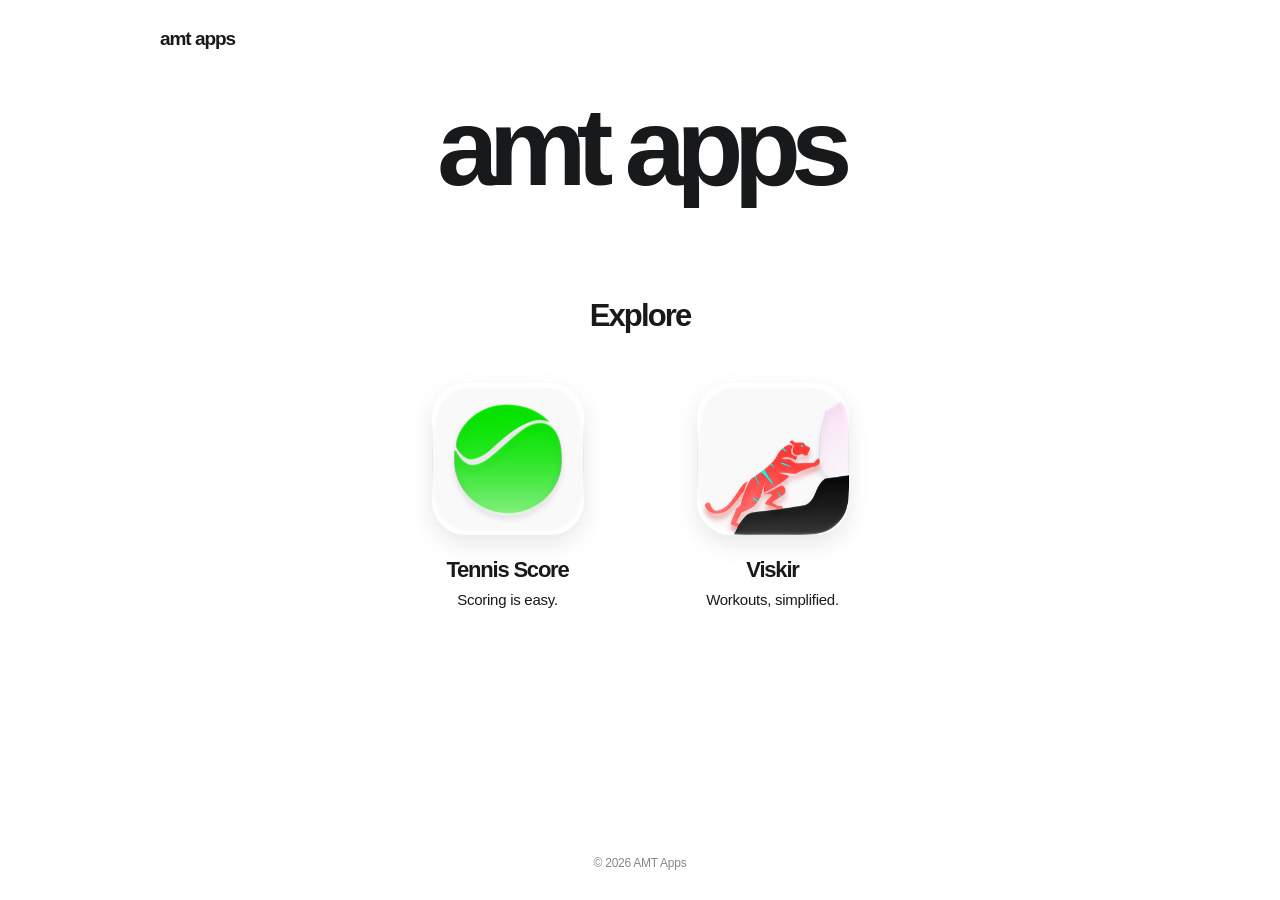
<file: index.html>
<!doctype html>
<html lang="en">
<head>
  <meta charset="utf-8">
  <meta name="viewport" content="width=device-width, initial-scale=1">
  <meta name="theme-color" content="#ffffff">
  <meta name="description" content="Explore apps from AMT Apps.">
  <title>AMT Apps</title>
  <link rel="stylesheet" href="styles.css">
<link rel="icon" type="image/svg+xml" href="favicon.svg"><link rel="icon" type="image/png" sizes="64x64" href="favicon.png"><link rel="apple-touch-icon" href="apple-touch-icon.png"></head>
<body>
  <div class="site">
    <header class="site-header wrap">
      <a class="wordmark" href="index.html" aria-label="AMT Apps home">amt apps</a>
    </header>
    <main class="home-main wrap">
      <section class="home-hero" aria-labelledby="home-title">
        <h1 id="home-title">amt apps</h1>
      </section>
      <section class="explore" aria-labelledby="explore-title">
        <h2 id="explore-title">Explore</h2>
        <div class="app-grid">
          <article class="app-item">
            <a class="app-icon-link" href="tennis-score/index.html" aria-label="Explore Tennis Score">
              <img class="app-icon" src="assets/tennis-score.webp" width="152" height="152" alt="Tennis Score app icon">
            </a>
            <h3>Tennis Score</h3>
            <p>Scoring is easy.</p>
          </article>
          <article class="app-item">
            <a class="app-icon-link" href="viskir/index.html" aria-label="Explore Viskir">
              <img class="app-icon" src="assets/viskir.webp" width="152" height="152" alt="Viskir app icon">
            </a>
            <h3>Viskir</h3>
            <p>Workouts, simplified.</p>
          </article>
        </div>
      </section>
    </main>
    <footer class="site-footer wrap">© 2026 AMT Apps</footer>
  </div>
</body>
</html>
</file>
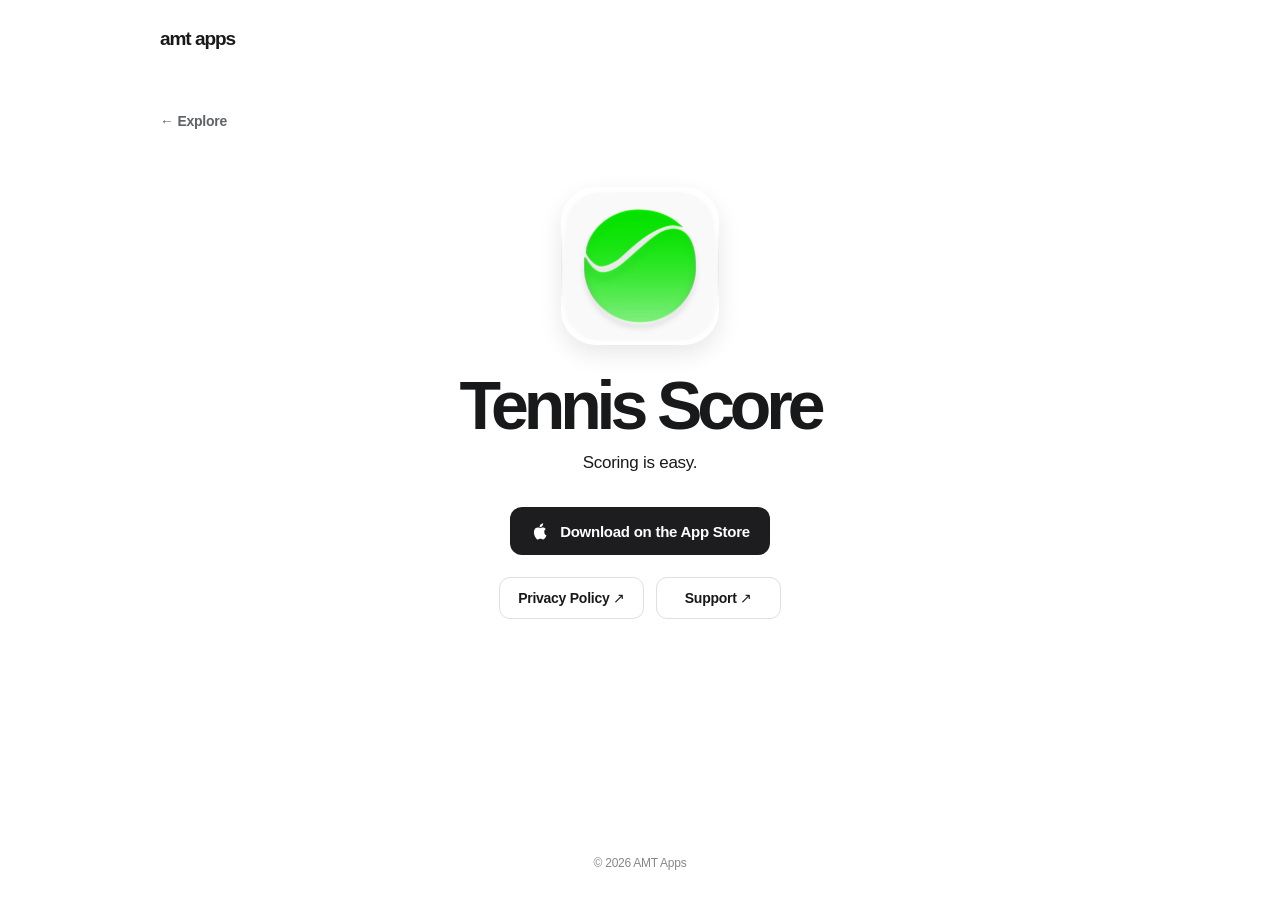
<file: tennis-score/index.html>
<!doctype html>
<html lang="en"><head><meta charset="utf-8"><meta name="viewport" content="width=device-width, initial-scale=1"><meta name="theme-color" content="#ffffff"><meta name="description" content="Scoring is easy."><title>Tennis Score | AMT Apps</title><link rel="stylesheet" href="../styles.css"><link rel="icon" type="image/svg+xml" href="../favicon.svg"><link rel="icon" type="image/png" sizes="64x64" href="../favicon.png"><link rel="apple-touch-icon" href="../apple-touch-icon.png"></head>
<body><div class="site"><header class="site-header wrap"><a href="../index.html" class="wordmark">amt apps</a></header><main class="page-main wrap"><a class="back-link" href="../index.html">← Explore</a><section class="app-hero"><img class="app-icon" src="../assets/tennis-score.webp" width="158" height="158" alt="Tennis Score icon"><div class="app-copy"><h1>Tennis Score</h1><p>Scoring is easy.</p></div></section><div class="page-actions"><a class="store-link" href="https://apps.apple.com/app/id6829330593" target="_blank" rel="noopener noreferrer"><svg viewBox="0 0 24 24" fill="currentColor" aria-hidden="true"><path d="M17.1 12.6c0-2 1.7-3 1.8-3.1-1-1.5-2.6-1.7-3.2-1.7-1.4-.1-2.6.8-3.3.8-.8 0-1.8-.8-3-.8-1.6 0-3.1.9-3.9 2.3-1.7 2.9-.4 7.2 1.2 9.6.8 1.2 1.7 2.6 2.9 2.5 1.2-.1 1.6-.8 3-.8 1.4 0 1.8.8 3 .8 1.3 0 2.1-1.1 2.9-2.3.9-1.3 1.3-2.6 1.3-2.7-.1 0-2.7-1-2.7-4.1zM14.7 5.9c.7-.9 1.2-2.1 1.1-3.3-1.1.1-2.3.8-3.1 1.7-.7.8-1.3 2-1.2 3.1 1.2.1 2.4-.6 3.2-1.5z"/></svg> Download on the App Store</a></div><nav class="page-links after-download" aria-label="Tennis Score information"><a href="privacy/index.html">Privacy Policy ↗</a><a href="support/index.html">Support ↗</a></nav></main><footer class="site-footer wrap">© 2026 AMT Apps</footer></div></body></html>
</file>
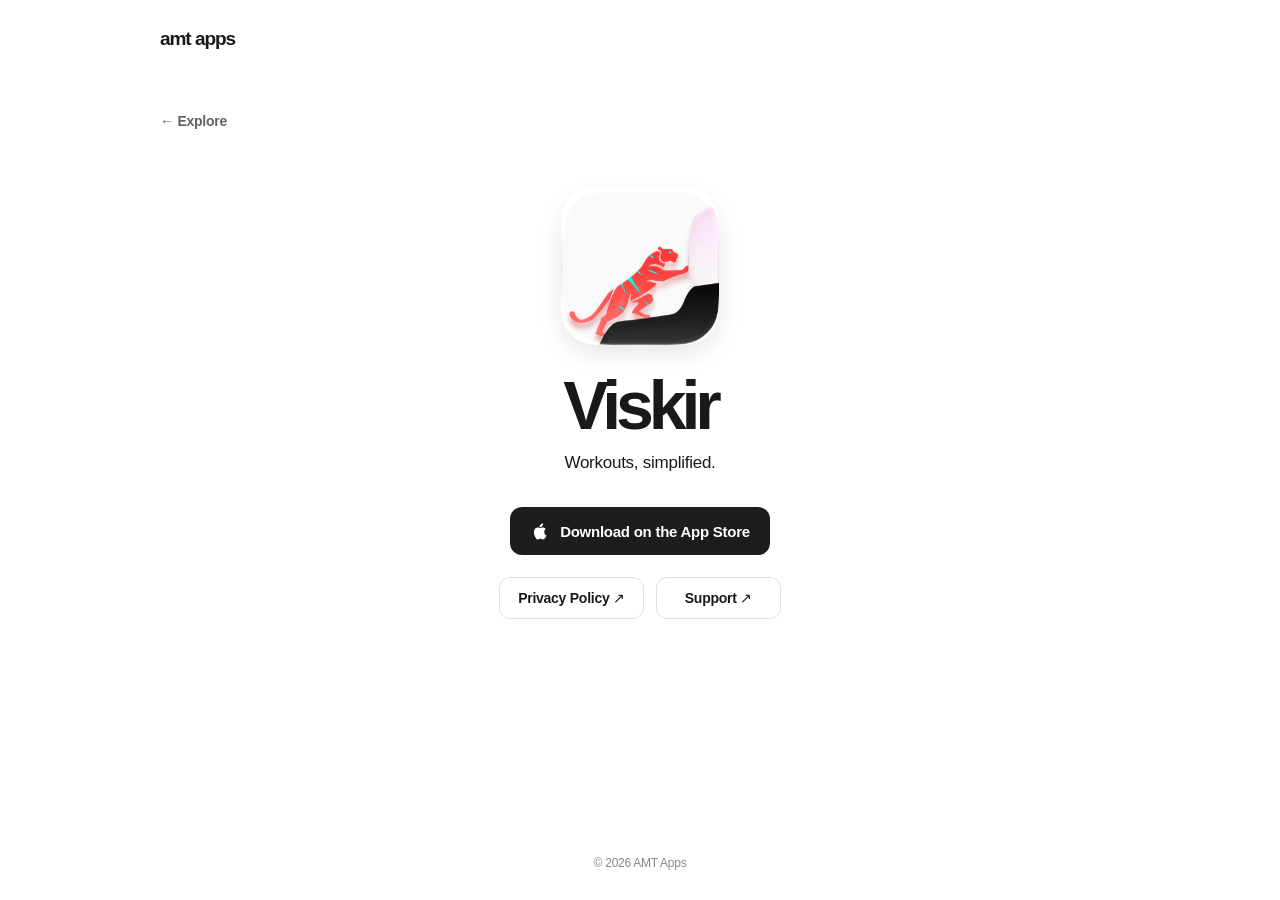
<file: viskir/index.html>
<!doctype html>
<html lang="en"><head><meta charset="utf-8"><meta name="viewport" content="width=device-width, initial-scale=1"><meta name="theme-color" content="#ffffff"><meta name="description" content="Workouts, simplified."><title>Viskir | AMT Apps</title><link rel="stylesheet" href="../styles.css"><link rel="icon" type="image/svg+xml" href="../favicon.svg"><link rel="icon" type="image/png" sizes="64x64" href="../favicon.png"><link rel="apple-touch-icon" href="../apple-touch-icon.png"></head>
<body><div class="site"><header class="site-header wrap"><a href="../index.html" class="wordmark">amt apps</a></header><main class="page-main wrap"><a class="back-link" href="../index.html">← Explore</a><section class="app-hero"><img class="app-icon" src="../assets/viskir.webp" width="158" height="158" alt="Viskir icon"><div class="app-copy"><h1>Viskir</h1><p>Workouts, simplified.</p></div></section><div class="page-actions"><a class="store-link" href="https://apps.apple.com/app/id6819075258" target="_blank" rel="noopener noreferrer"><svg viewBox="0 0 24 24" fill="currentColor" aria-hidden="true"><path d="M17.1 12.6c0-2 1.7-3 1.8-3.1-1-1.5-2.6-1.7-3.2-1.7-1.4-.1-2.6.8-3.3.8-.8 0-1.8-.8-3-.8-1.6 0-3.1.9-3.9 2.3-1.7 2.9-.4 7.2 1.2 9.6.8 1.2 1.7 2.6 2.9 2.5 1.2-.1 1.6-.8 3-.8 1.4 0 1.8.8 3 .8 1.3 0 2.1-1.1 2.9-2.3.9-1.3 1.3-2.6 1.3-2.7-.1 0-2.7-1-2.7-4.1zM14.7 5.9c.7-.9 1.2-2.1 1.1-3.3-1.1.1-2.3.8-3.1 1.7-.7.8-1.3 2-1.2 3.1 1.2.1 2.4-.6 3.2-1.5z"/></svg> Download on the App Store</a></div><nav class="page-links after-download" aria-label="Viskir information"><a href="privacy/index.html">Privacy Policy ↗</a><a href="support/index.html">Support ↗</a></nav></main><footer class="site-footer wrap">© 2026 AMT Apps</footer></div></body></html>
</file>
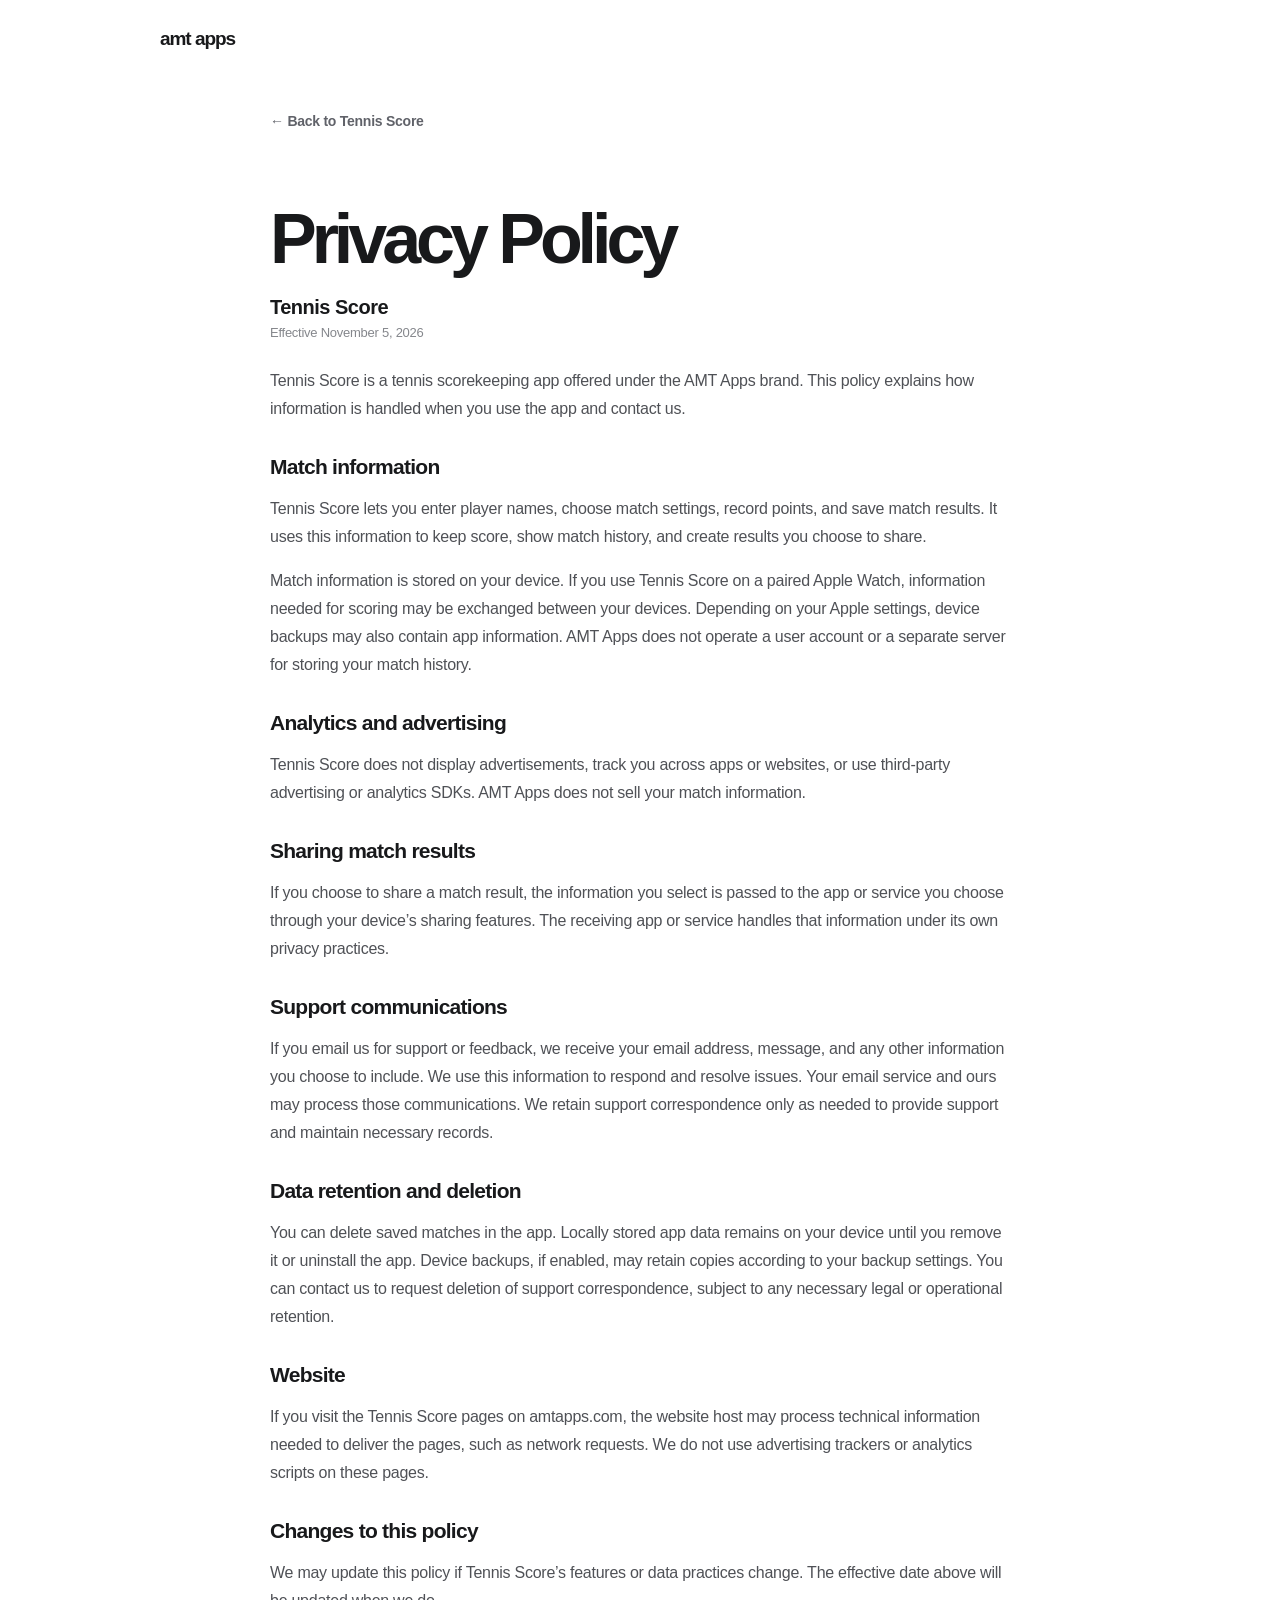
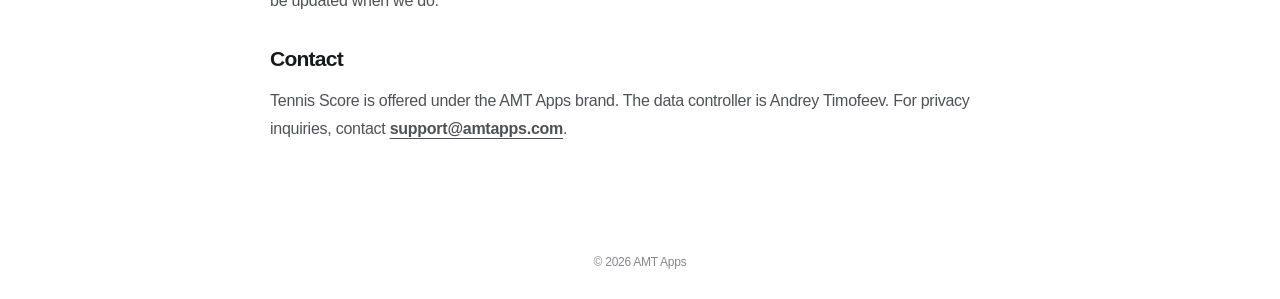
<file: tennis-score/privacy/index.html>
<!doctype html>
<html lang="en">
<head>
  <meta charset="utf-8">
  <meta name="viewport" content="width=device-width, initial-scale=1">
  <meta name="theme-color" content="#ffffff">
  <meta name="description" content="Privacy Policy for Tennis Score by AMT Apps">
  <title>Tennis Score Privacy Policy | AMT Apps</title>
  <link rel="stylesheet" href="../../styles.css">
<link rel="icon" type="image/svg+xml" href="../../favicon.svg"><link rel="icon" type="image/png" sizes="64x64" href="../../favicon.png"><link rel="apple-touch-icon" href="../../apple-touch-icon.png"></head>
<body>
<div class="site">
  <header class="site-header wrap"><a href="../../index.html" class="wordmark">amt apps</a></header>
  <main class="page-main wrap content-main">
    <a class="back-link" href="../index.html">← Back to Tennis Score</a>
    <h1>Privacy Policy</h1>
    <div class="policy-meta"><p class="policy-app-name">Tennis Score</p><p class="policy-date">Effective November 5, 2026</p></div>
    <p>Tennis Score is a tennis scorekeeping app offered under the AMT Apps brand. This policy explains how information is handled when you use the app and contact us.</p>
    <section><h2>Match information</h2>
      <p>Tennis Score lets you enter player names, choose match settings, record points, and save match results. It uses this information to keep score, show match history, and create results you choose to share.</p>
      <p>Match information is stored on your device. If you use Tennis Score on a paired Apple Watch, information needed for scoring may be exchanged between your devices. Depending on your Apple settings, device backups may also contain app information. AMT Apps does not operate a user account or a separate server for storing your match history.</p>
    </section>
    <section><h2>Analytics and advertising</h2>
      <p>Tennis Score does not display advertisements, track you across apps or websites, or use third-party advertising or analytics SDKs. AMT Apps does not sell your match information.</p>
    </section>
    <section><h2>Sharing match results</h2>
      <p>If you choose to share a match result, the information you select is passed to the app or service you choose through your device’s sharing features. The receiving app or service handles that information under its own privacy practices.</p>
    </section>
    <section><h2>Support communications</h2>
      <p>If you email us for support or feedback, we receive your email address, message, and any other information you choose to include. We use this information to respond and resolve issues. Your email service and ours may process those communications. We retain support correspondence only as needed to provide support and maintain necessary records.</p>
    </section>
    <section><h2>Data retention and deletion</h2>
      <p>You can delete saved matches in the app. Locally stored app data remains on your device until you remove it or uninstall the app. Device backups, if enabled, may retain copies according to your backup settings. You can contact us to request deletion of support correspondence, subject to any necessary legal or operational retention.</p>
    </section>
    <section><h2>Website</h2>
      <p>If you visit the Tennis Score pages on amtapps.com, the website host may process technical information needed to deliver the pages, such as network requests. We do not use advertising trackers or analytics scripts on these pages.</p>
    </section>
    <section><h2>Changes to this policy</h2>
      <p>We may update this policy if Tennis Score’s features or data practices change. The effective date above will be updated when we do.</p>
    </section>
    <section><h2>Contact</h2>
      <p>Tennis Score is offered under the AMT Apps brand. The data controller is Andrey Timofeev. For privacy inquiries, contact <a class="contact" href="mailto:support@amtapps.com?subject=Tennis%20Score%20Privacy">support@amtapps.com</a>.</p>
    </section>
  </main>
  <footer class="site-footer wrap">© 2026 AMT Apps</footer>
</div>
</body></html>
</file>
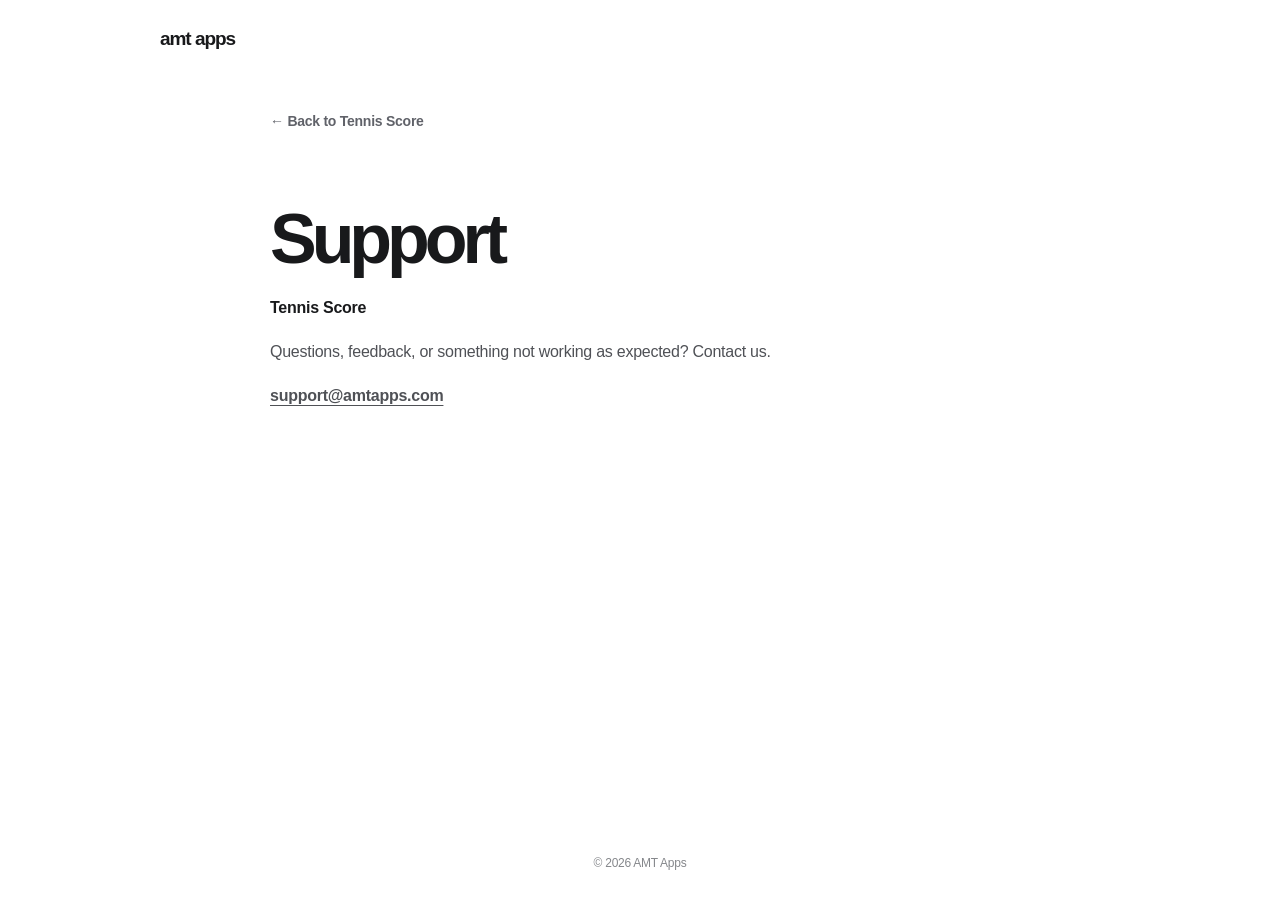
<file: tennis-score/support/index.html>
<!doctype html>
<html lang="en"><head><meta charset="utf-8"><meta name="viewport" content="width=device-width, initial-scale=1"><meta name="theme-color" content="#ffffff"><meta name="description" content="Support for Tennis Score"><title>Support | AMT Apps</title><link rel="stylesheet" href="../../styles.css"><link rel="icon" type="image/svg+xml" href="../../favicon.svg"><link rel="icon" type="image/png" sizes="64x64" href="../../favicon.png"><link rel="apple-touch-icon" href="../../apple-touch-icon.png"></head>
<body><div class="site"><header class="site-header wrap"><a href="../../index.html" class="wordmark">amt apps</a></header><main class="page-main wrap content-main"><a class="back-link" href="../index.html">← Back to Tennis Score</a><h1>Support</h1><p class="context">Tennis Score</p><p>Questions, feedback, or something not working as expected? Contact us.</p><p><a class="contact" href="mailto:support@amtapps.com?subject=Tennis%20Score%20Support">support@amtapps.com</a></p></main><footer class="site-footer wrap">© 2026 AMT Apps</footer></div></body></html>
</file>
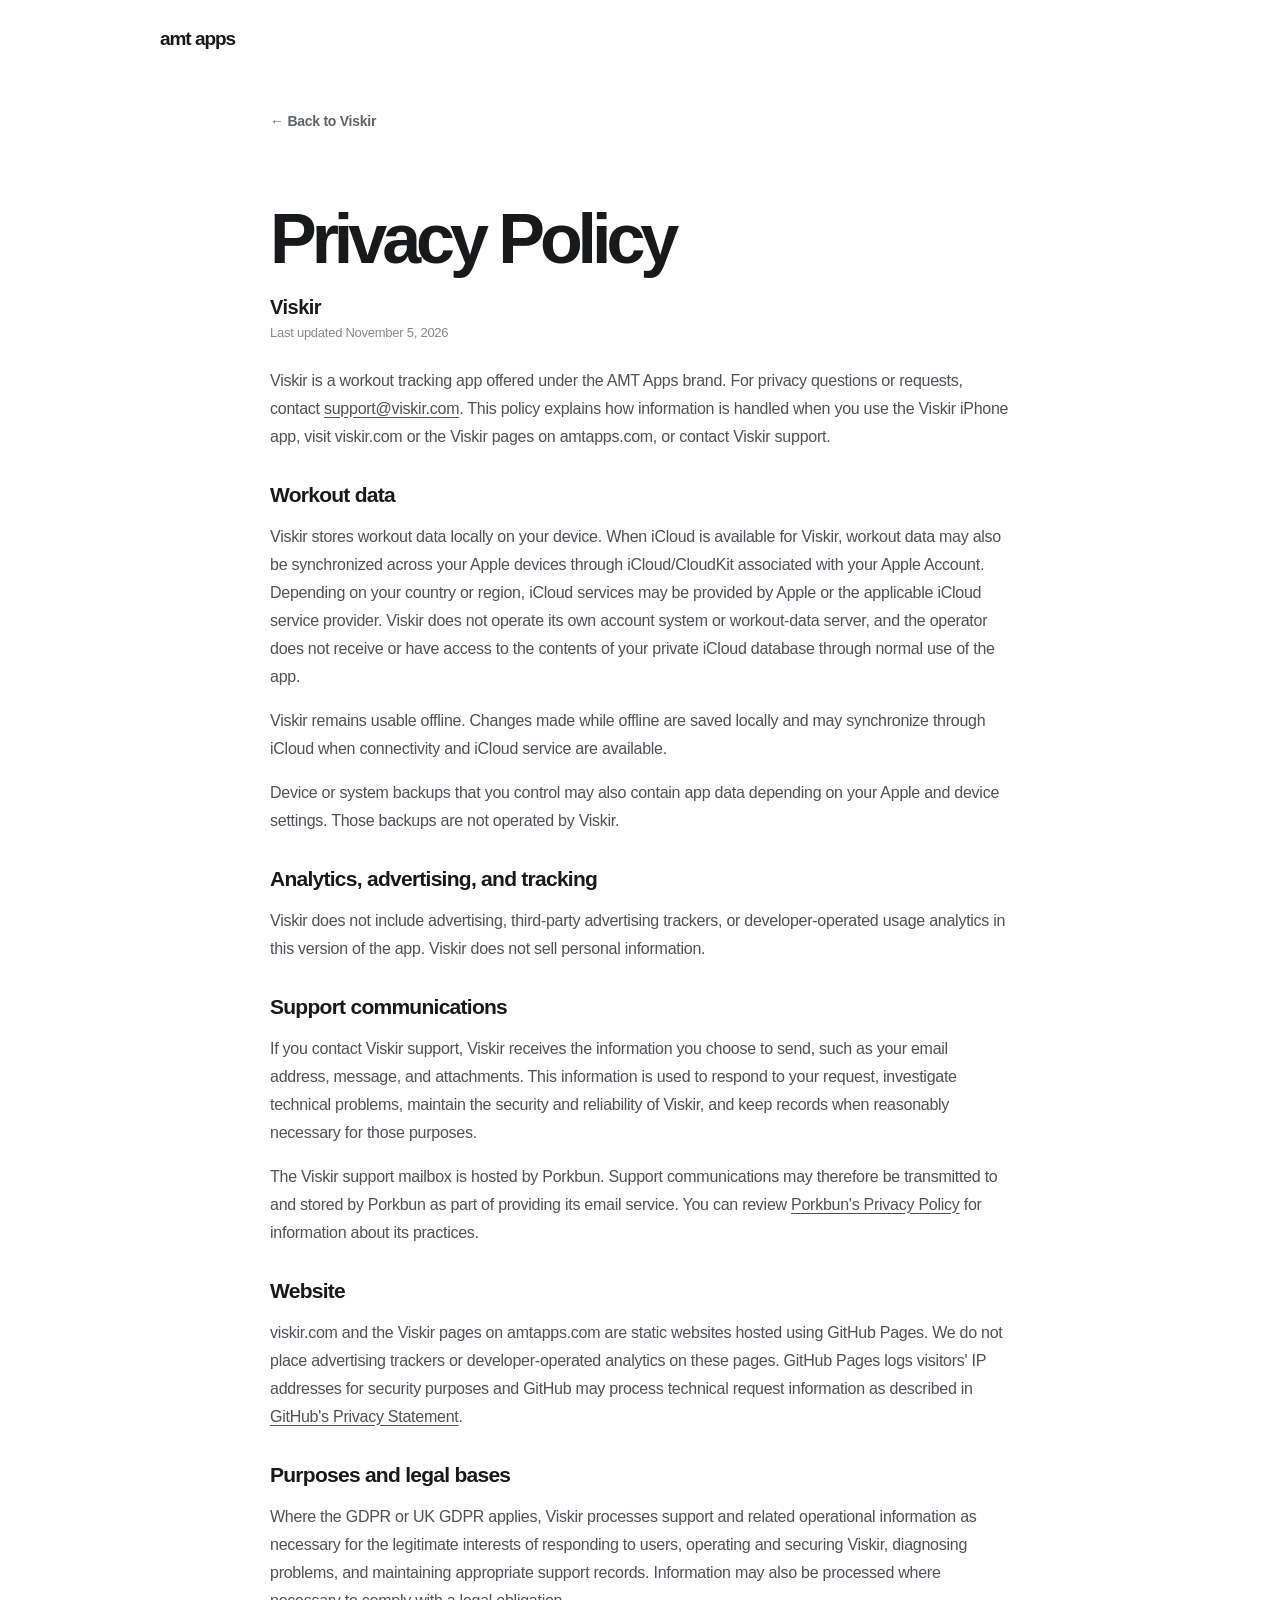
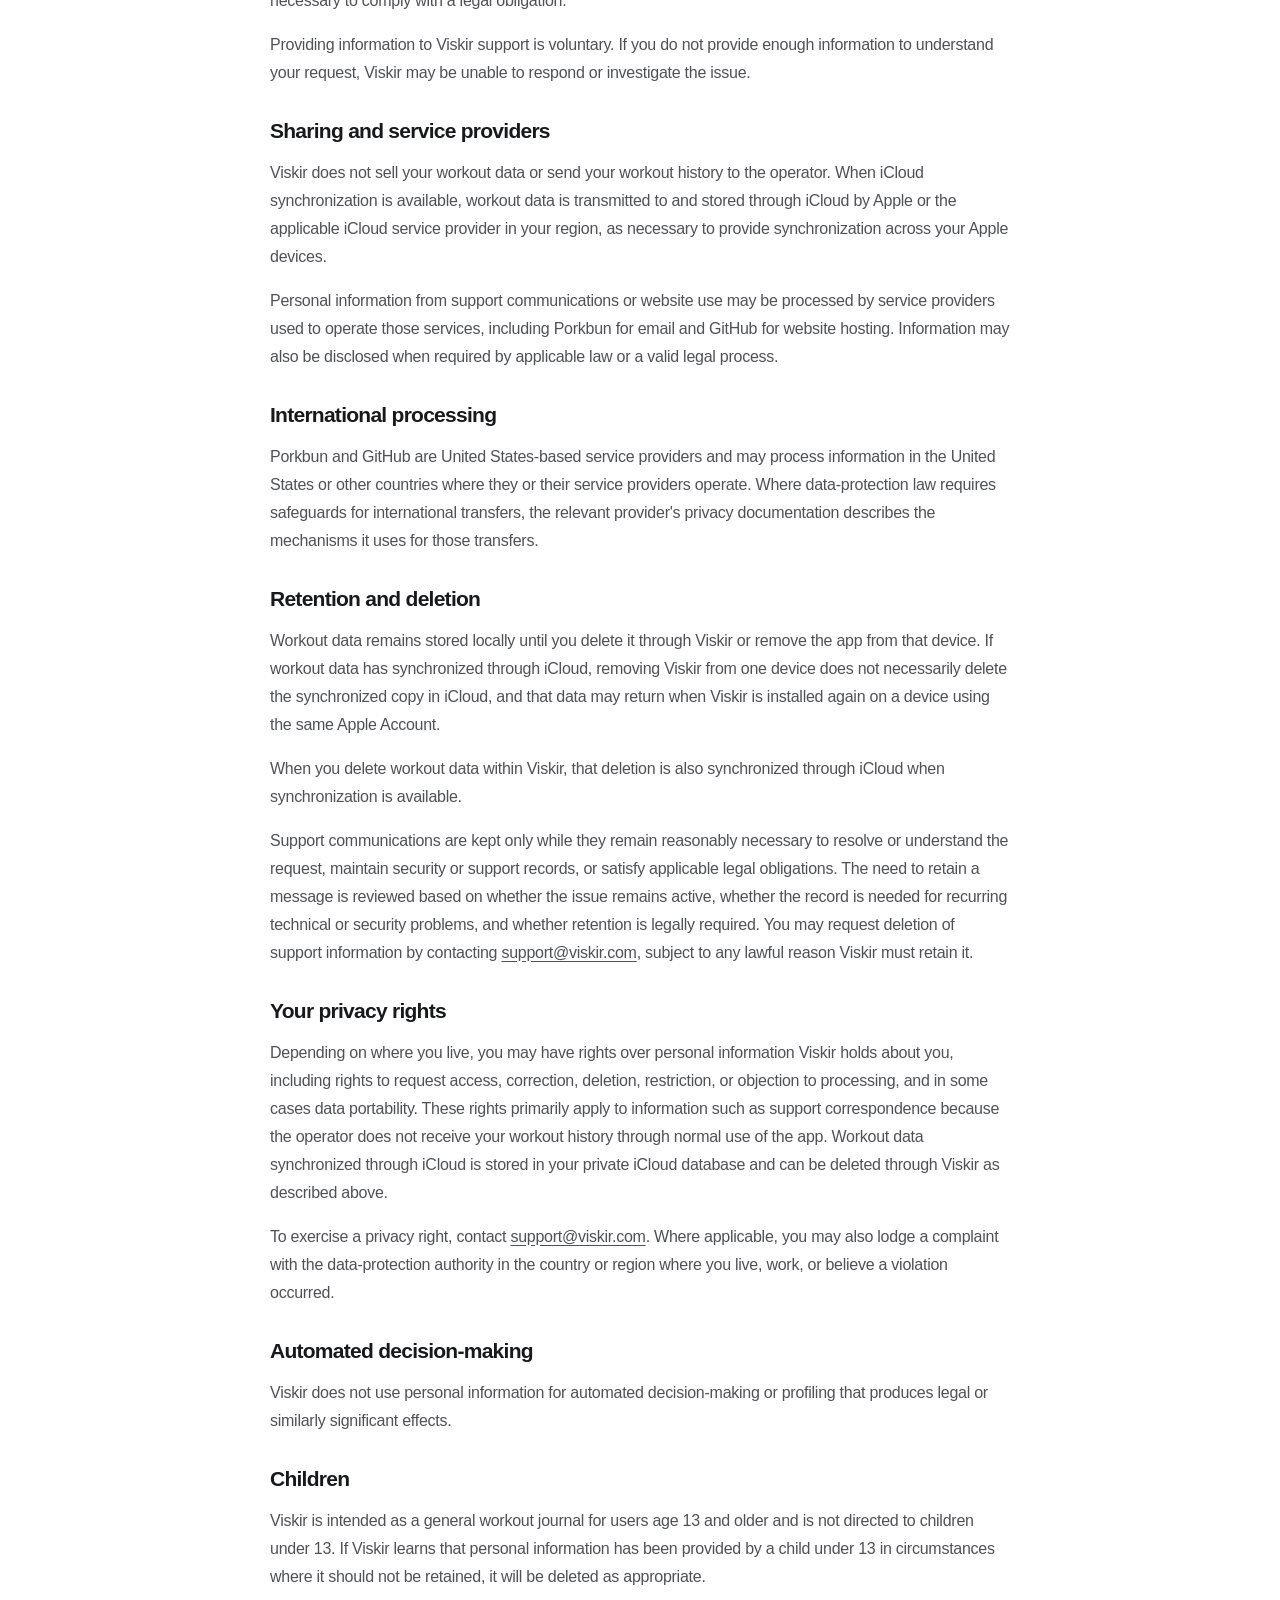
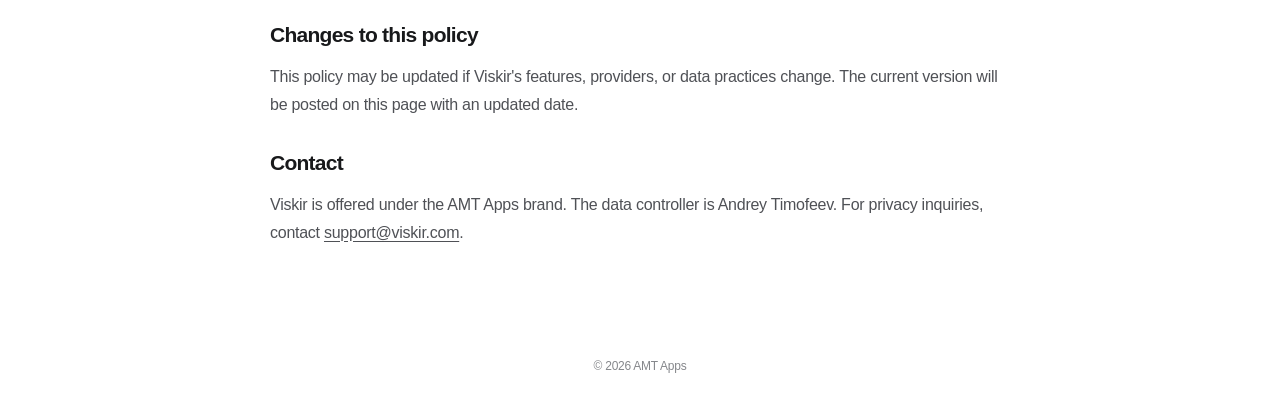
<file: viskir/privacy/index.html>
<!doctype html>
<html lang="en">
<head><meta charset="utf-8"><meta name="viewport" content="width=device-width, initial-scale=1"><meta name="theme-color" content="#ffffff"><meta name="description" content="Viskir Privacy Policy"><title>Viskir Privacy Policy | AMT Apps</title><link rel="stylesheet" href="../../styles.css"><link rel="icon" type="image/svg+xml" href="../../favicon.svg"><link rel="icon" type="image/png" sizes="64x64" href="../../favicon.png"><link rel="apple-touch-icon" href="../../apple-touch-icon.png"></head>
<body><div class="site">
<header class="site-header wrap"><a class="wordmark" href="../../index.html">amt apps</a></header>
<main class="page-main wrap content-main"><a class="back-link" href="../index.html">← Back to Viskir</a><h1>Privacy Policy</h1>
<div class="policy-meta"><p class="policy-app-name">Viskir</p><p class="policy-date">Last updated November 5, 2026</p></div>
<article class="privacy-body"><p>Viskir is a workout tracking app offered under the AMT Apps brand. For privacy questions or requests, contact <a href="mailto:support@viskir.com">support@viskir.com</a>. This policy explains how information is handled when you use the Viskir iPhone app, visit viskir.com or the Viskir pages on amtapps.com, or contact Viskir support.</p>
<h2>Workout data</h2>
<p>Viskir stores workout data locally on your device. When iCloud is available for Viskir, workout data may also be synchronized across your Apple devices through iCloud/CloudKit associated with your Apple Account. Depending on your country or region, iCloud services may be provided by Apple or the applicable iCloud service provider. Viskir does not operate its own account system or workout-data server, and the operator does not receive or have access to the contents of your private iCloud database through normal use of the app.</p>
<p>Viskir remains usable offline. Changes made while offline are saved locally and may synchronize through iCloud when connectivity and iCloud service are available.</p>
<p>Device or system backups that you control may also contain app data depending on your Apple and device settings. Those backups are not operated by Viskir.</p>
<h2>Analytics, advertising, and tracking</h2>
<p>Viskir does not include advertising, third-party advertising trackers, or developer-operated usage analytics in this version of the app. Viskir does not sell personal information.</p>
<h2>Support communications</h2>
<p>If you contact Viskir support, Viskir receives the information you choose to send, such as your email address, message, and attachments. This information is used to respond to your request, investigate technical problems, maintain the security and reliability of Viskir, and keep records when reasonably necessary for those purposes.</p>
<p>The Viskir support mailbox is hosted by Porkbun. Support communications may therefore be transmitted to and stored by Porkbun as part of providing its email service. You can review <a href="https://porkbun.com/legal/agreement/privacy_policy">Porkbun's Privacy Policy</a> for information about its practices.</p>
<h2>Website</h2>
<p>viskir.com and the Viskir pages on amtapps.com are static websites hosted using GitHub Pages. We do not place advertising trackers or developer-operated analytics on these pages. GitHub Pages logs visitors' IP addresses for security purposes and GitHub may process technical request information as described in <a href="https://docs.github.com/en/site-policy/privacy-policies/github-general-privacy-statement">GitHub's Privacy Statement</a>.</p>
<h2>Purposes and legal bases</h2>
<p>Where the GDPR or UK GDPR applies, Viskir processes support and related operational information as necessary for the legitimate interests of responding to users, operating and securing Viskir, diagnosing problems, and maintaining appropriate support records. Information may also be processed where necessary to comply with a legal obligation.</p>
<p>Providing information to Viskir support is voluntary. If you do not provide enough information to understand your request, Viskir may be unable to respond or investigate the issue.</p>
<h2>Sharing and service providers</h2>
<p>Viskir does not sell your workout data or send your workout history to the operator. When iCloud synchronization is available, workout data is transmitted to and stored through iCloud by Apple or the applicable iCloud service provider in your region, as necessary to provide synchronization across your Apple devices.</p>
<p>Personal information from support communications or website use may be processed by service providers used to operate those services, including Porkbun for email and GitHub for website hosting. Information may also be disclosed when required by applicable law or a valid legal process.</p>
<h2>International processing</h2>
<p>Porkbun and GitHub are United States-based service providers and may process information in the United States or other countries where they or their service providers operate. Where data-protection law requires safeguards for international transfers, the relevant provider's privacy documentation describes the mechanisms it uses for those transfers.</p>
<h2>Retention and deletion</h2>
<p>Workout data remains stored locally until you delete it through Viskir or remove the app from that device. If workout data has synchronized through iCloud, removing Viskir from one device does not necessarily delete the synchronized copy in iCloud, and that data may return when Viskir is installed again on a device using the same Apple Account.</p>
<p>When you delete workout data within Viskir, that deletion is also synchronized through iCloud when synchronization is available.</p>
<p>Support communications are kept only while they remain reasonably necessary to resolve or understand the request, maintain security or support records, or satisfy applicable legal obligations. The need to retain a message is reviewed based on whether the issue remains active, whether the record is needed for recurring technical or security problems, and whether retention is legally required. You may request deletion of support information by contacting <a href="mailto:support@viskir.com">support@viskir.com</a>, subject to any lawful reason Viskir must retain it.</p>
<h2>Your privacy rights</h2>
<p>Depending on where you live, you may have rights over personal information Viskir holds about you, including rights to request access, correction, deletion, restriction, or objection to processing, and in some cases data portability. These rights primarily apply to information such as support correspondence because the operator does not receive your workout history through normal use of the app. Workout data synchronized through iCloud is stored in your private iCloud database and can be deleted through Viskir as described above.</p>
<p>To exercise a privacy right, contact <a href="mailto:support@viskir.com">support@viskir.com</a>. Where applicable, you may also lodge a complaint with the data-protection authority in the country or region where you live, work, or believe a violation occurred.</p>
<h2>Automated decision-making</h2>
<p>Viskir does not use personal information for automated decision-making or profiling that produces legal or similarly significant effects.</p>
<h2>Children</h2>
<p>Viskir is intended as a general workout journal for users age 13 and older and is not directed to children under 13. If Viskir learns that personal information has been provided by a child under 13 in circumstances where it should not be retained, it will be deleted as appropriate.</p>
<h2>Changes to this policy</h2>
<p>This policy may be updated if Viskir's features, providers, or data practices change. The current version will be posted on this page with an updated date.</p>
<h2>Contact</h2>
<p>Viskir is offered under the AMT Apps brand. The data controller is Andrey Timofeev. For privacy inquiries, contact <a href="mailto:support@viskir.com">support@viskir.com</a>.</p></article></main>
<footer class="site-footer wrap">© 2026 AMT Apps</footer></div></body></html>
</file>
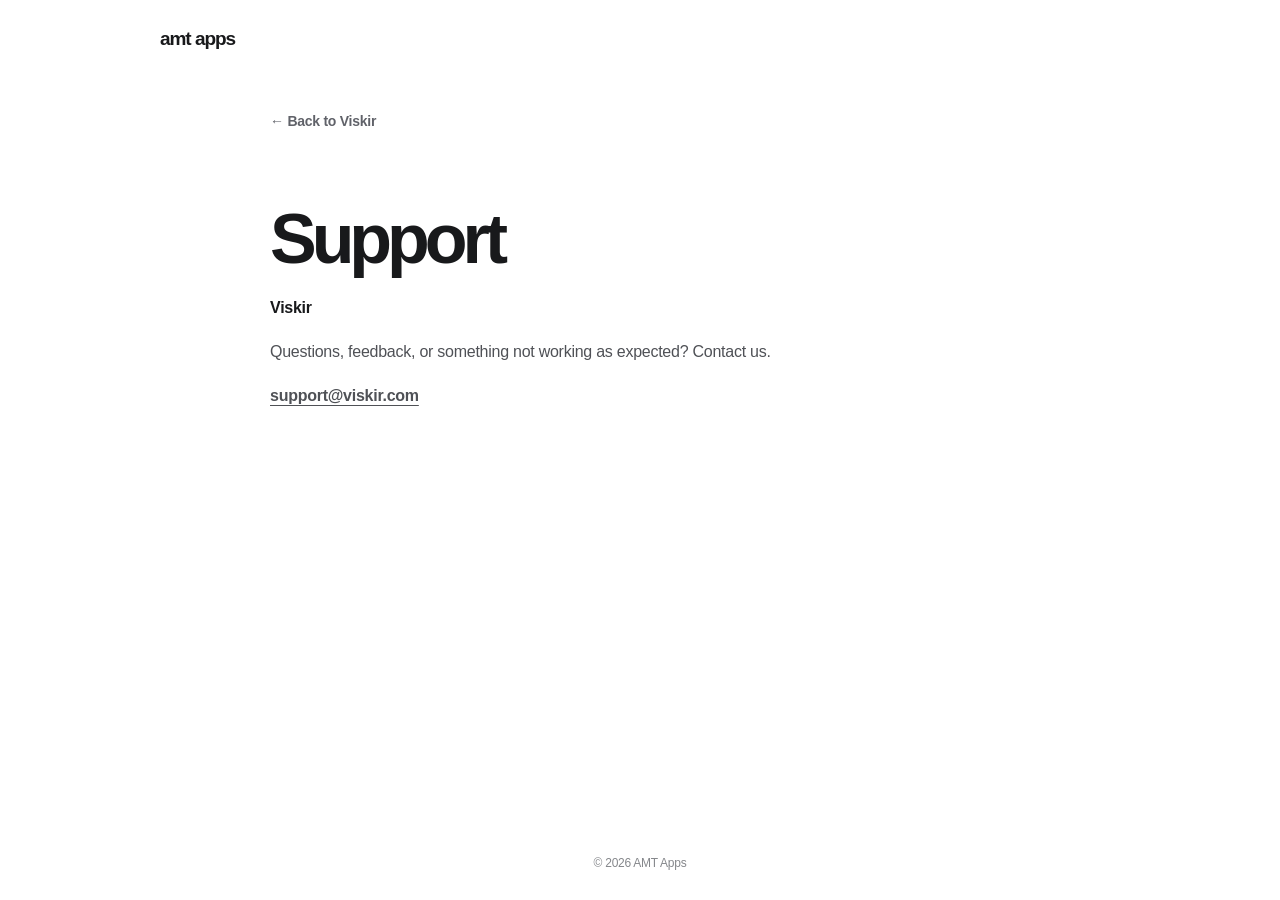
<file: viskir/support/index.html>
<!doctype html>
<html lang="en"><head><meta charset="utf-8"><meta name="viewport" content="width=device-width, initial-scale=1"><meta name="theme-color" content="#ffffff"><meta name="description" content="Support for Viskir"><title>Support | AMT Apps</title><link rel="stylesheet" href="../../styles.css"><link rel="icon" type="image/svg+xml" href="../../favicon.svg"><link rel="icon" type="image/png" sizes="64x64" href="../../favicon.png"><link rel="apple-touch-icon" href="../../apple-touch-icon.png"></head>
<body><div class="site"><header class="site-header wrap"><a href="../../index.html" class="wordmark">amt apps</a></header><main class="page-main wrap content-main"><a class="back-link" href="../index.html">← Back to Viskir</a><h1>Support</h1><p class="context">Viskir</p><p>Questions, feedback, or something not working as expected? Contact us.</p><p><a class="contact" href="mailto:support@viskir.com?subject=Viskir%20Support">support@viskir.com</a></p></main><footer class="site-footer wrap">© 2026 AMT Apps</footer></div></body></html>
</file>
<file: styles.css>
:root{color-scheme:light;--ink:#18191b;--muted:#606269;--soft:#85878c;--bg:#fff}*{box-sizing:border-box}html{min-height:100%;background:var(--bg)}body{margin:0;min-height:100vh;font-family:-apple-system,BlinkMacSystemFont,"Segoe UI",sans-serif;color:var(--ink);-webkit-font-smoothing:antialiased;letter-spacing:-.016em}a{color:inherit}.site{min-height:100vh;display:flex;flex-direction:column}.wrap{width:min(100% - 56px,960px);margin-inline:auto}.site-header{height:78px;display:flex;align-items:center}.wordmark{text-decoration:none;font-size:19px;letter-spacing:-.055em;font-weight:730}.home-main{flex:1}.home-hero{text-align:center;padding:10px 0 91px}.home-hero h1{font-size:clamp(72px,11vw,110px);font-weight:760;letter-spacing:-.088em;line-height:1.08;margin:0}.explore{text-align:center}.explore h2{font-size:31px;font-weight:720;letter-spacing:-.06em;margin:0 0 49px}.app-grid{display:grid;grid-template-columns:repeat(2,minmax(0,205px));justify-content:center;gap:60px}.app-item{text-align:center;min-width:0}.app-icon-link{display:block;width:152px;height:152px;margin:0 auto;border-radius:34px;transition:transform .2s ease,filter .2s ease}.app-icon-link:hover{transform:translateY(-5px) scale(1.025);filter:brightness(1.03)}.app-icon-link:focus-visible,.wordmark:focus-visible,.back-link:focus-visible,.store-link:focus-visible,.page-links a:focus-visible,.contact:focus-visible{outline:3px solid #80848a;outline-offset:5px}.app-icon{display:block;width:100%;height:100%;border-radius:inherit;box-shadow:0 9px 23px #00000018;object-fit:cover}.app-item h3{margin:22px 0 6px;font-size:22px;font-weight:690;letter-spacing:-.055em}.app-item p{margin:0;font-size:15px;color:var(--ink);line-height:1.45}.site-footer{font-size:12px;color:#85878b;text-align:center;margin-top:auto;padding-top:96px;padding-bottom:30px}.page-main{flex:1}.back-link{display:inline-flex;align-items:center;gap:10px;color:var(--muted);text-decoration:none;font-size:14px;font-weight:550;margin-top:35px}.back-link:hover{color:var(--ink)}.app-hero{display:flex;flex-direction:column;align-items:center;justify-content:center;text-align:center;gap:25px;margin:57px auto 0}.app-hero .app-icon{width:158px;height:158px;border-radius:35px;flex-shrink:0}.app-copy h1{font-size:clamp(42px,6vw,68px);letter-spacing:-.075em;line-height:1.05;margin:0 0 12px;font-weight:750}.app-copy p{font-size:17px;color:var(--ink);margin:0}.page-actions{text-align:center;margin-top:34px}.store-link{display:inline-flex;align-items:center;gap:10px;text-decoration:none;background:#1d1d1f;color:#fff;border-radius:12px;padding:14px 20px;font-size:15px;font-weight:620}.store-link:hover{background:#3b3b3d}.store-link svg{height:20px;width:20px}.page-links:not(.after-download){margin-top:34px}.page-links{display:flex;align-items:center;justify-content:center;gap:12px;margin-top:22px;flex-wrap:wrap}.page-links a{display:inline-flex;align-items:center;justify-content:center;min-width:125px;min-height:42px;padding:11px 18px;border:1px solid #dedfe2;border-radius:11px;background:#fff;font-size:14px;font-weight:570;text-decoration:none;color:var(--ink)}.page-links a:hover{background:#f6f6f7;border-color:#c7c8cb}.content-main{max-width:740px}.content-main h1{font-size:clamp(43px,7vw,70px);letter-spacing:-.072em;font-weight:740;line-height:1.08;margin:72px 0 16px}.content-main h2{font-size:21px;letter-spacing:-.035em;margin:32px 0 9px}.content-main p,.content-main li{font-size:16px;line-height:1.75;color:#4f5156}.content-main .context{font-weight:630;color:var(--ink)}.contact{text-underline-offset:4px;font-weight:620}.note{font-size:13px!important;color:var(--soft)!important}@media(max-width:600px){.wrap{width:min(100% - 44px,960px)}.site-header{height:64px}.home-hero{padding:80px 0 76px}.home-hero h1{font-size:clamp(58px,12vw,83px)}.explore h2{font-size:28px;margin-bottom:36px}.app-grid{grid-template-columns:repeat(2,minmax(0,1fr));gap:22px}.app-icon-link{width:min(115px,100%);height:auto;aspect-ratio:1;border-radius:27px}.app-item h3{font-size:19px;margin-top:17px}.app-item p{font-size:13px}.app-hero{margin:47px auto 0;flex-direction:column;align-items:center;gap:22px;max-width:360px}.app-hero .app-icon{width:126px;height:126px;border-radius:28px}.page-actions{text-align:center;max-width:360px;margin:30px auto 0}.page-links{justify-content:center;max-width:360px;margin:20px auto 0}.content-main h1{margin-top:55px}.site-footer{padding-top:78px}}@media(prefers-reduced-motion:reduce){.app-icon-link{transition:none}}

/* Privacy document heading hierarchy and article typography. */
.policy-meta{margin:0 0 24px}.content-main .policy-app-name{font-size:20px;font-weight:690;color:var(--ink);line-height:1.35;margin:0 0 2px;letter-spacing:-.025em}.content-main .policy-date{font-size:13px;font-weight:400;color:#85878c;line-height:1.55;margin:0}.privacy-body a{color:inherit;text-underline-offset:3px}.privacy-body strong{font-weight:660}
</file>
